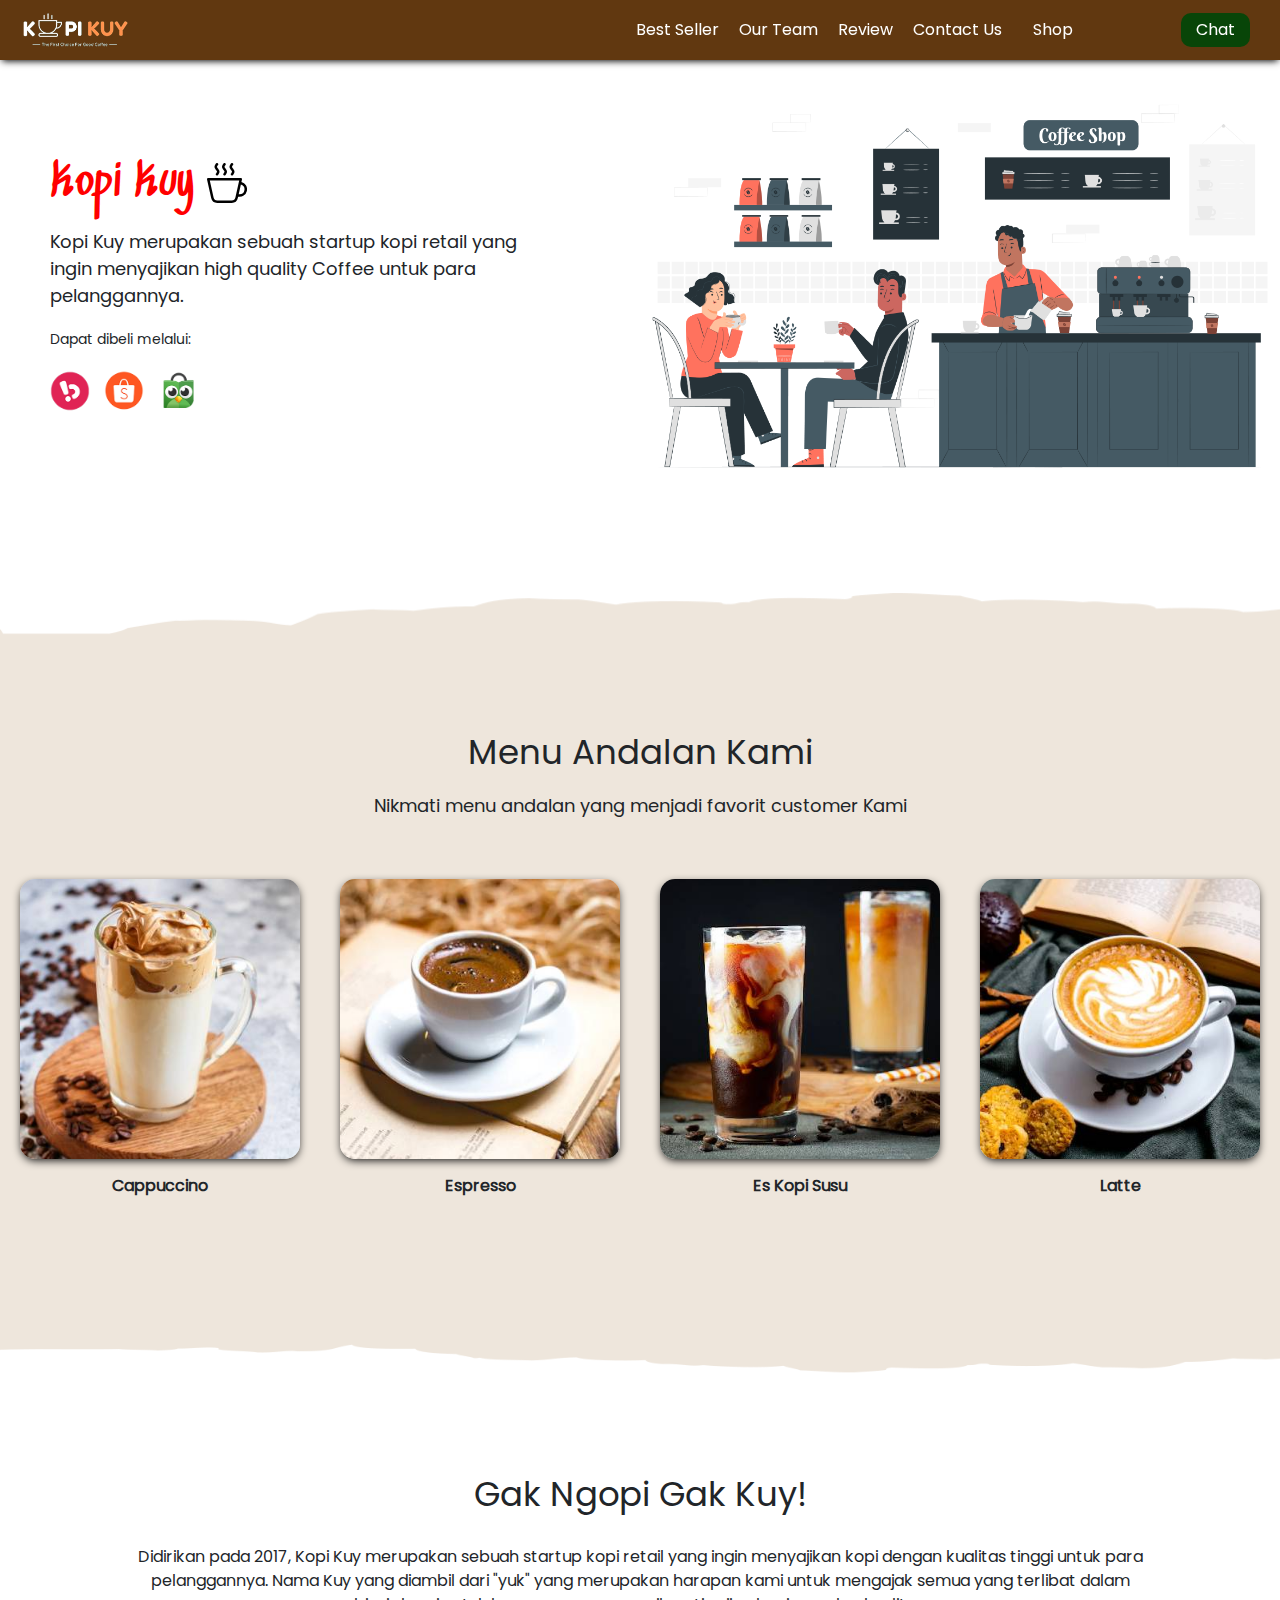
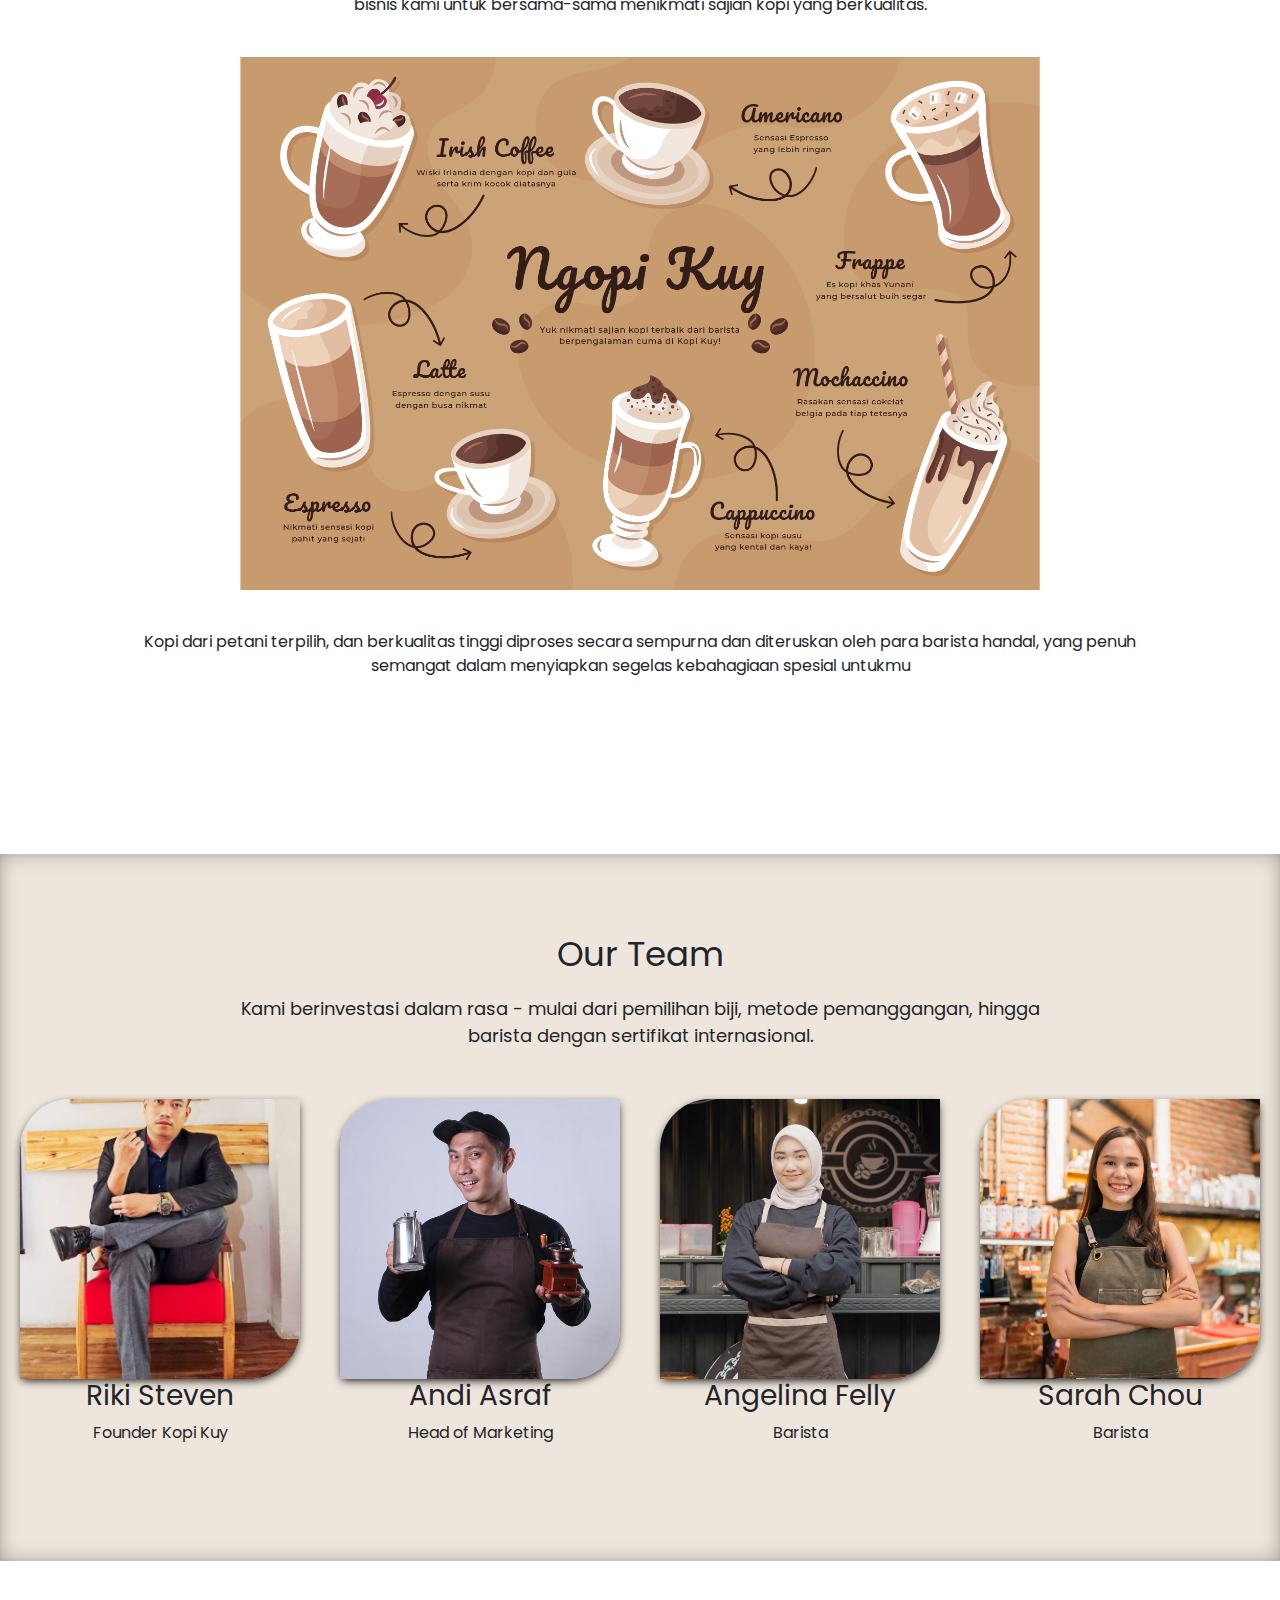
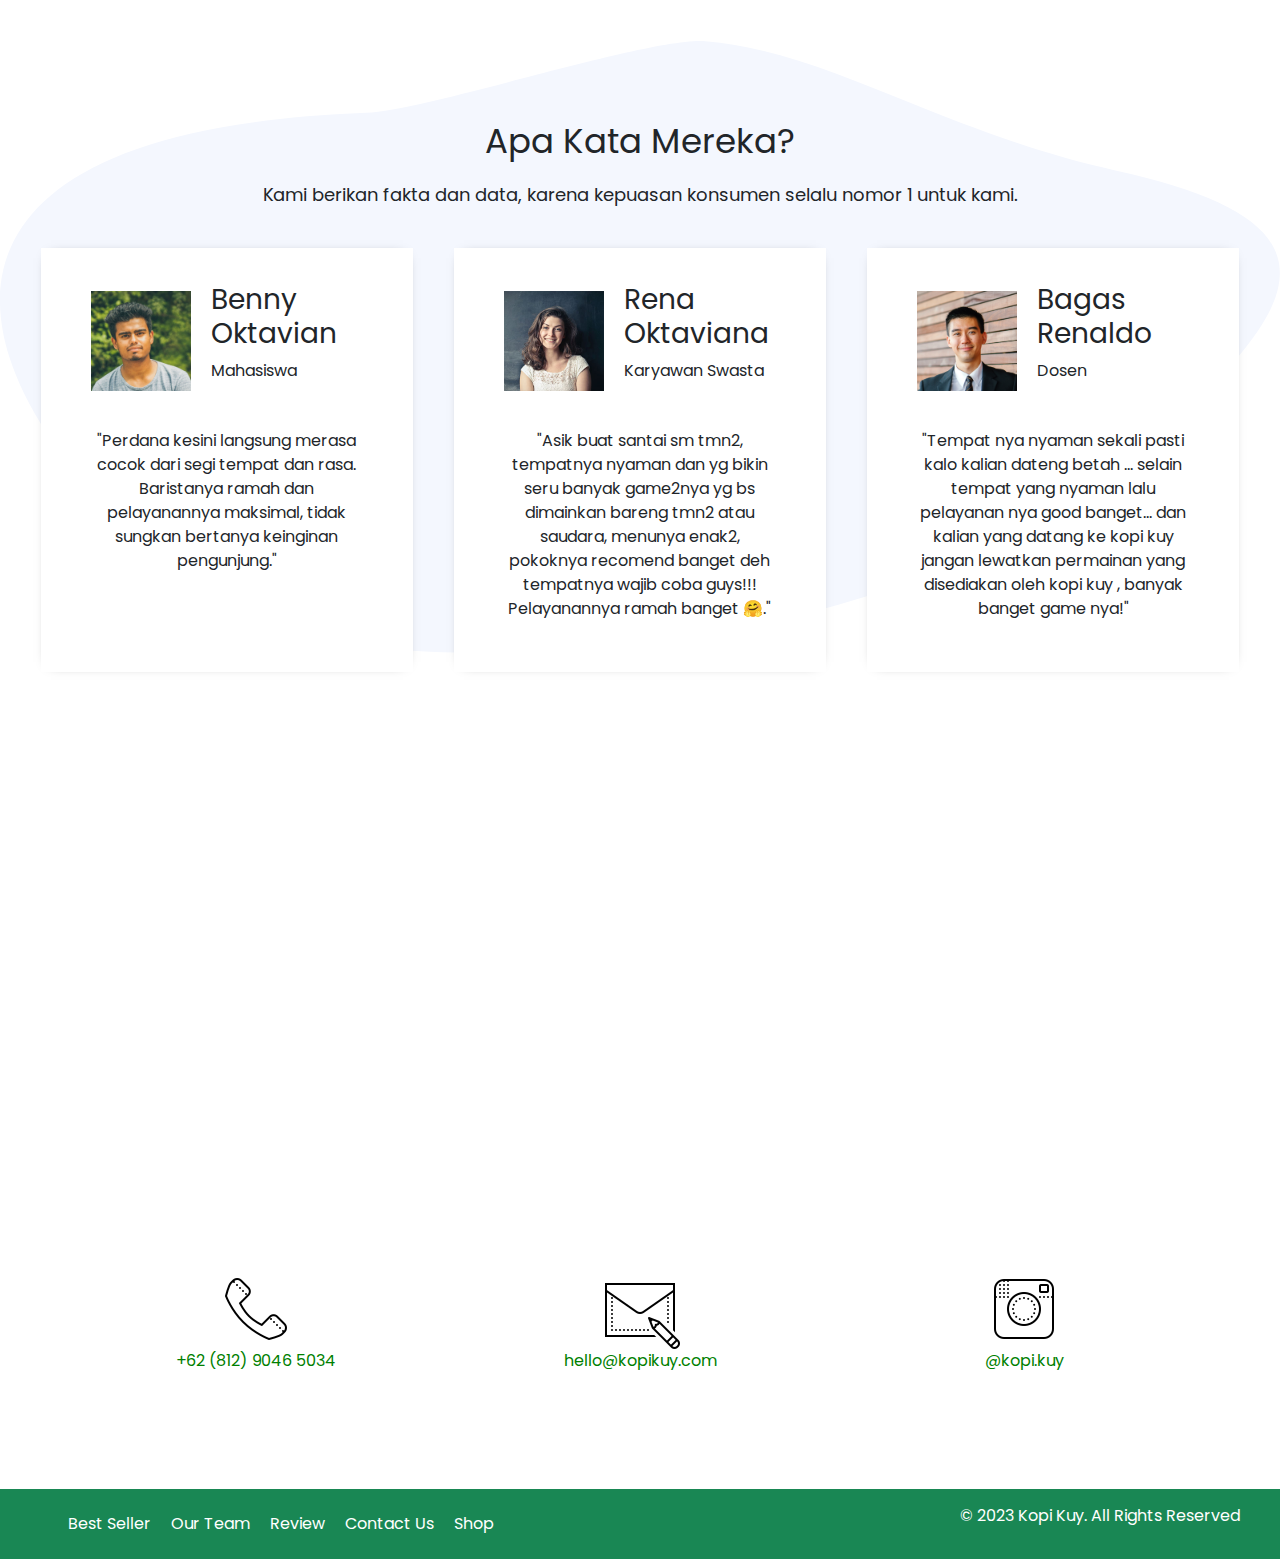
<file: index.html>
<!DOCTYPE html>
<html lang="id">

<head>
    <meta charset="UTF-8">
    <meta http-equiv="X-UA-Compatible" content="IE=edge">
    <meta name="viewport" content="width=device-width, initial-scale=1.0">
    <link rel="shortcut icon" href="images/favicon.ico" type="image/x-icon">
    <title>Website Kopi Kuy Yuk</title>

    <link rel="stylesheet" href="vendor/bootstrap/css/bootstrap.min.css">
    <link rel="stylesheet" href="css/style.css">

</head>

<body>
    <nav>
        <div class="baris">
            <img class="logo" src="images/logo/logo_kuy.png">
            <div class="navigasi">
                <a href="#best-seller">Best Seller</a>
                <a href="#our-team">Our Team</a>
                <a href="#review">Review</a>
                <a href="#contact-us">Contact Us</a>
            </div>
            <a class="shop" href="produk.html">Shop</a>
            <a class="chat" href="https://wa.me/nomor_hp_anda_pakai_62" target="_blank">Chat</a>
        </div>
    </nav>
    <!--Tulis Kode Di Bawah Sini-->

    <header>
        <div class="baris">
            <div class="col-kiri">
                <h1 class="judul-header">
                    Kopi Kuy
                    <img src="images/icon/icon_kopi.svg">
                </h1>
                <p class="subjudul-header">
                    Kopi Kuy merupakan sebuah startup kopi retail yang ingin menyajikan
                    high quality Coffee untuk para pelanggannya.
                </p>
                <p class="dapat-dibeli">
                    Dapat dibeli melalui:
                </p>
                <div class="olshop">
                    <img src="images/logo/logo_bukalapak.png" alt="">
                    <img src="images/logo/logo_shopee.png" alt="">
                    <img src="images/logo/logo_tokopedia.png" alt="">
                </div>
            </div>
            <img src="images/header/header3.png" class="col-kanan">
        </div>

    </header>

    <section class="best-seller" id="best-seller">
        <h2 class="judul-best-seller">
            Menu Andalan Kami
        </h2>
        <p class="subjudul-best-seller">
            Nikmati menu andalan yang menjadi favorit customer Kami
        </p>
        <div class="baris">
            <div class="col-produk">
                <img src="images/produk/product_capuchino.jpg" alt="">
                <p class="nama-produk">
                    Cappuccino
                </p>
            </div>
            <div class="col-produk">
                <img src="images/produk/product_espresso.jpg" alt="">
                <p class="nama-produk">
                    Espresso
                </p>
            </div>
            <div class="col-produk">
                <img src="images/produk/product_kopi_susu.jpg" alt="">
                <p class="nama-produk">
                    Es Kopi Susu
                </p>
            </div>
            <div class="col-produk">
                <img src="images/produk/product_latte.jpg" alt="">
                <p class="nama-produk">
                    Latte
                </p>
            </div>
        </div>
    </section>

    <section id="about-us" class="about-us">
        <h2 class="judul-about-us">Gak Ngopi Gak Kuy!</h2>
        <p class="tentang-about-us">
            Didirikan pada 2017, Kopi Kuy merupakan sebuah startup kopi retail yang ingin menyajikan kopi
            dengan kualitas tinggi
            untuk para pelanggannya. Nama Kuy yang diambil dari "yuk" yang merupakan harapan kami untuk
            mengajak semua yang terlibat dalam bisnis kami untuk bersama-sama menikmati sajian kopi yang
            berkualitas.
        </p>
        <img src="images/aset_kopi_jumbo.png">
        <p class="penjelasan-about-us">
            Kopi dari petani terpilih, dan berkualitas tinggi diproses secara sempurna dan diteruskan
            oleh para barista handal,
            yang penuh semangat dalam menyiapkan segelas kebahagiaan spesial untukmu
        </p>
    </section>

    <section class="our-team" id="our-team">
        <h2 class="judul-team">Our Team</h2>
        <p class="subjudul-team">Kami berinvestasi dalam rasa - mulai dari pemilihan biji, metode pemanggangan,
            hingga barista dengan sertifikat internasional. </p>

        <div class="baris">
            <div class="col-team">
                <img src="images/rikikurnia.jpg">
                <h3>Riki Steven</h3>
                <p>Founder Kopi Kuy</p>
            </div>
            <div class="col-team">
                <img src="images/team/team2.jpg">
                <h3>Andi Asraf</h3>
                <p>Head of Marketing</p>
            </div>

            <div class="col-team">
                <img src="images/team/team3.jpg">
                <h3>Angelina Felly</h3>
                <p>Barista</p>
            </div>

            <div class="col-team">
                <img src="images/team/team4.jpg">
                <h3>Sarah Chou</h3>
                <p>Barista</p>
            </div>
        </div>
    </section>

    <section id="review" class="review">
        <h2 class="judul-review">Apa Kata Mereka?</h2>

        <p class="subjudul-review">Kami berikan fakta dan data, karena kepuasan konsumen selalu nomor 1 untuk kami.</p>

        <div class="baris">
            <div class="col-review">
                <div class="profile">
                    <img src="images/customer/customer1.jpg">
                    <div class="nama-profile">
                        <h3>Benny Oktavian</h3>
                        <p>Mahasiswa</p>
                    </div>
                </div>
                <p class="testimoni">"Perdana kesini langsung merasa cocok dari segi tempat dan rasa. Baristanya ramah
                    dan pelayanannya maksimal, tidak sungkan bertanya keinginan pengunjung."</p>
            </div>
            <div class="col-review">
                <div class="profile">
                    <img src="images/customer/customer2.jpg">
                    <div class="nama-profile">
                        <h3>Rena Oktaviana</h3>
                        <p>Karyawan Swasta</p>
                    </div>
                </div>
                <p class="testimoni">"Asik buat santai sm tmn2, tempatnya nyaman dan yg bikin seru banyak game2nya yg bs
                    dimainkan bareng tmn2 atau saudara, menunya enak2, pokoknya recomend banget deh
                    tempatnya wajib coba guys!!! Pelayanannya ramah banget 🤗."</p>
            </div>
            <div class="col-review">
                <div class="profile">
                    <img src="images/customer/customer3.jpg">
                    <div class="nama-profile">
                        <h3>Bagas Renaldo</h3>
                        <p>Dosen</p>
                    </div>
                </div>
                <p class="testimoni">"Tempat nya nyaman sekali pasti kalo kalian dateng betah ... selain tempat yang
                    nyaman lalu pelayanan nya good banget... dan kalian yang datang ke kopi kuy jangan
                    lewatkan permainan yang disediakan oleh kopi kuy , banyak banget game nya!"</p>
            </div>
        </div>
    </section>

    <section class="contact-us" id="contact-us">
        <iframe
            src="https://www.google.com/maps/embed?pb=!1m14!1m8!1m3!1d7932.741866032694!2d106.668581!3d-6.214715!3m2!1i1024!2i768!4f13.1!3m3!1m2!1s0x2e69f9912c7f297b%3A0xe5a3a671dae861ab!2sKopi%20kuy!5e0!3m2!1sid!2sid!4v1680617229460!5m2!1sid!2sid"
            width="100%" height="300" style="border:0;" allowfullscreen="" loading="lazy"
            referrerpolicy="no-referrer-when-downgrade"></iframe>
        <div class="baris">
            <div class="col-kontak">
                <img src="images/icon/icon_phone.png">
                <p>+62 (812) 9046 5034</p>
            </div>
            <div class="col-kontak">
                <img src="images/icon/icon_mail.png">
                <p>hello@kopikuy.com</p>
            </div>
            <div class="col-kontak">
                <img src="images/icon/icon_instagram.png">
                <a href="https://instagram.com" role="button">
                    <p>@kopi.kuy</p>
                </a>
            </div>
        </div>
    </section>

    <footer>
        <div class="baris">
            <div class="navigasi">
                <a href="#best-seller">Best Seller</a>
                <a href="#our-team">Our Team</a>
                <a href="#review">Review</a>
                <a href="#contact-us">Contact Us</a>
                <a href="produk.html">Shop</a>
            </div>
            <p class="copyright">© 2023 Kopi Kuy. All Rights Reserved</p>
        </div>
    </footer>


    <!--Kode Selesai-->
</body>

</html>
</file>
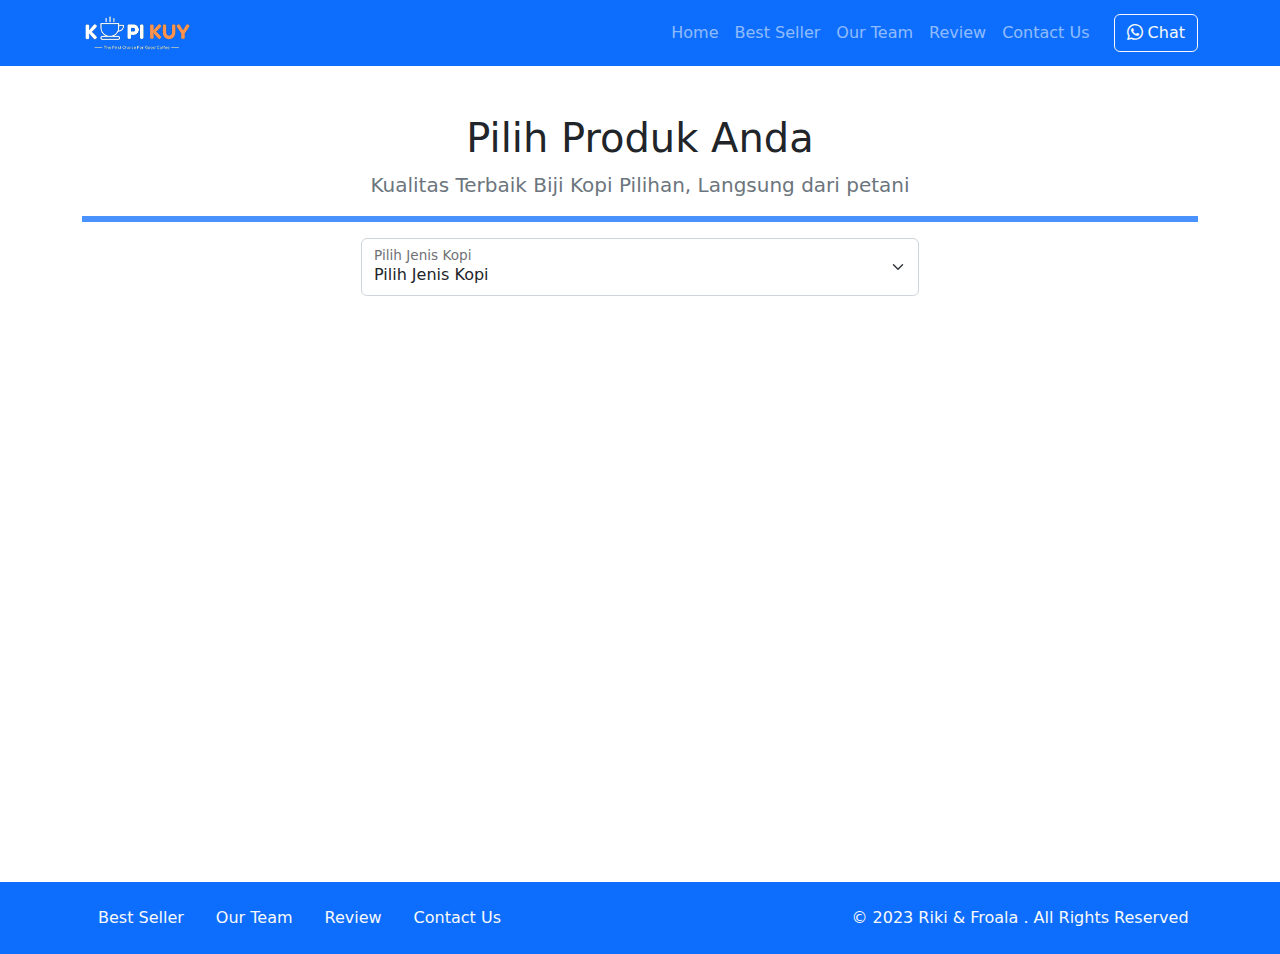
<file: produk.html>
<!DOCTYPE html>
<html lang="id">

<head>
    <meta charset="UTF-8">
    <meta http-equiv="X-UA-Compatible" content="IE=edge">
    <meta name="viewport" content="width=device-width, initial-scale=1.0">
    <link rel="shortcut icon" href="images/favicon/favicon.ico" type="image/x-icon">
    <title>Produk</title>
    <link rel="shortcut icon" href="images/favicon.ico" type="image/x-icon">

    <link rel="stylesheet" href="vendor/bootstrap/css/bootstrap.min.css">
    <link rel="stylesheet" href="vendor/bootsrap-icon/bootstrap-icons.css">
    <script src="vendor/bootstrap/js/bootstrap.bundle.min.js"></script>
    <script src="js/jquery-3.6.3.min.js"></script>

    <style>
        section {
            min-height: 80vh;
        }

        nav {
            background-color: rgb(6, 94, 67);
        }

        .bg-cokelat {
            background-color: rgb(138, 62, 12);
        }

        .border-cokelat {
            border-color: rgb(138, 62, 12) !important;
        }

        .card img {
            height: 250px;
            object-fit: cover;
        }

        .card h5.card-title {
            height: 50px;
        }
    </style>


</head>

<body>

    <nav class="navbar bg-primary navbar-dark navbar-expand-lg bisadicopy">
        <div class="container">
            <a class="navbar-brand" href="https://www.rikikurnia.com">
                <img src="images/logo/logo_kuy.png" height="40" alt="image">
            </a>
            <button class="navbar-toggler" type="button" data-bs-toggle="collapse" data-bs-target="#navbarNav11"
                aria-controls="navbarNav11" aria-expanded="false" aria-label="Toggle navigation">
                <span class="navbar-toggler-icon"></span>
            </button>
            <div class="collapse navbar-collapse" id="navbarNav11">
                <ul class="navbar-nav ms-auto">
                    <li class="nav-item active">
                        <a class="nav-link" href="#">Home</a>
                    </li>
                    <li class="nav-item">
                        <a class="nav-link" href="index.html#best-seller">Best Seller</a>
                    </li>
                    <li class="nav-item">
                        <a class="nav-link" href="index.html#our-team">Our Team</a>
                    </li>
                    <li class="nav-item">
                        <a class="nav-link" href="index.html#review">Review</a>
                    </li>
                    <li class="nav-item">
                        <a class="nav-link" href="index.html#contact-us">Contact Us</a>
                    </li>
                </ul>
                <a class="btn btn-outline-light ms-md-3" href="https://wa.me/6281290465035">
                    <i class="bi bi-whatsapp"></i>
                    Chat
                </a>
            </div>
        </div>
    </nav>

    <section class="produk">
        <div class="container">
            <h1 class="mt-5 text-center">Pilih Produk Anda</h1>
            <p class="text-center fs-5 text-secondary">Kualitas Terbaik Biji Kopi Pilihan, Langsung dari petani</p>
            <hr class="border border-primary border-3 opacity-75">

            <div class="form-floating w-50 mx-auto">
                <select class="form-select" id="select_kopi" aria-label="Floating label select example">
                    <option selected disabled>Pilih Jenis Kopi</option>
                    <option value="arabica">Arabica</option>
                    <option value="robusta">Robusta</option>
                </select>
                <label for="select_kopi">Pilih Jenis Kopi</label>
            </div>

            <div class="row justify-content-center" id="baris_produk">


            </div>

        </div>
    </section>



    <footer class="riki-block footer-small bg-primary mt-5 py-3 text-light">
        <div class="container">
            <div class="row align-items-center">
                <div class="col-12 col-md-8">
                    <ul class="nav justify-content-center justify-content-md-start">
                        <li class="nav-item">
                            <a class="text-light nav-link" href="index.html#best-seller">Best Seller</a>
                        </li>
                        <li class="nav-item">
                            <a class="text-light nav-link" href="index.html#our-team">Our Team</a>
                        </li>
                        <li class="nav-item">
                            <a class="text-light nav-link" href="index.html#review">Review</a>
                        </li>
                        <li class="nav-item">
                            <a class="text-light nav-link" href="index.html#contact-us">Contact Us</a>
                        </li>
                    </ul>
                </div>

                <div class="col-12 col-md-4 mt-4 mt-md-0 text-center text-md-right">
                    &copy; 2023 Riki &amp; Froala . All Rights Reserved
                </div>
            </div>
        </div>
    </footer>

    <script>

        var json = "https://rikikurnia.com/prakerja/api/kopi"
        var json2 = "data.json"

        select_kopi.onchange = function () {
            var pilihan = this.value
            var isi_html = ""

            $.getJSON(json2).then(function (data) {
                var data_kopi = data[pilihan]
                console.log(data_kopi)
                data_kopi.forEach(kopi => {
                    isi_html += `<div class="col-12 col-md-3 col-lg-3">
                    <div class="card mt-4 mx-auto text-center">
                        <img src="${kopi.foto}"
                            class="card-img-top" alt="...">
                        <div class="card-body">
                            <h5 class="card-title">${kopi.nama}</h5>
                            <div class="row py-3">
                                <div class="col">
                                    ${kopi.size}
                                </div>
                                <div class="col text-primary fw-bold">
                                    ${kopi.harga}
                                </div>
                            </div>
                            <a href="${kopi.link}"
                                class="btn btn-success w-100">
                                <i class="bi bi-cart-check"></i>
                                Beli
                            </a>
                        </div>
                    </div>
                </div>`
                })

                baris_produk.innerHTML = isi_html
            })
        }

    </script>
</body>

</html>
</file>
<file: css/style.css>
/* Pengaturan Global */
@import url('https://fonts.googleapis.com/css2?family=Sedgwick+Ave+Display&display=swap');

/* Mendaftarkan font ke dalam CSS, dan memberi nama family */
@font-face {
   font-family: 'Poppins';
   src: url(../fonts/poppins.woff2);
}

* {
   box-sizing: border-box;
   margin: 0;
   padding: 0;
}

html {
   /* agar scroll ketika klik pada navigasi menjadi halus */
   scroll-behavior: smooth;
}

body {
   /* mendaftarkan semua teks pada body menjadi family Poppins */
   font-family: 'Poppins';
}

h1 {
   font-family: 'Sedgwick Ave Display', cursive;
}

a {
   /* menghilangkan garis bawah pada link */
   text-decoration: none;

   /* menghilangkan warna bawaan pada link */
   color: unset;
}

h2 {
   /* mengatur ukuran huruf ke 34 pixel */
   font-size: 34px;
}

img {
   /* 
      mengatur agar semua elemen img memiliki panjang maksimal 100% agar
      tidak besar gambar tidak melebihi layar ataupun pembungkus
   */
   max-width: 100%;
}

/* Navigasi */

nav {
   /* background-color mengatur warna latar belakang */
   background-color: red;

   /* penulisan 2 background-color seperti ini akan mengabaikan penulisan sebelumnya */
   background-color: #198754;

   /* box-shadow membuat efek bayangan */
   box-shadow: 0 3px 7px -2px #000;

   /* width mengatur panjang elemen */
   width: 100%;
   padding-top: 10px;
   padding-bottom: 10px;

   /* position mengatur posisi elemen, static untuk biasa, fixed untuk efek menempel */
   position: fixed;

   /* Nilai z-index semakin besar, maka elemen akan semakin di depan */
   z-index: 500;

}

/* 
   PERHATIKAN bahwa dalam mengatur elemen, nama elemen langsung ditulis
   sedangkan untuk mengatur class, dibutuhkan tanda titik (.) terlebih dulu
   img {} berarti elemen dengan tag img, 
   sedangkan .img artinya elemen dengan kelas img   
*/

.baris {
   /* 
      display: flex memiliki pengaturan yang dapat mengatur agar elemen
      di dalamnya memiliki ukuran yang fleksibel
   */
   display: flex;

   /* 
      align-items: center mengatur elemen di dalamnya rata tengah vertikal
   */
   align-items: center;

   /* 
      justify-content: center mengatur elemen di dalamnya rata tengah horizontal
   */
   justify-content: center;

   /* 
      flex-wrap: wrap mengatur agar jika panjang elemen berlebih, maka elemen
      akan otomatis diletakan di baris baru
   */
   flex-wrap: wrap;
}

section {
   /* text-align mengatur rata tulisan, bisa bernilai: left, right, center, justify */
   text-align: center;
}

.logo {
   /* height mengatur tinggi elemen */
   height: 40px;
   margin-left: 20px;
}

.navigasi {
   margin-left: auto;
   margin-right: 15px;
}

.navigasi a,
.shop {
   color: #fff;
   padding-left: 8px;
   padding-right: 8px;
}

.shop {
   margin-right: 100px;
}

.chat {
   margin-right: 30px;
   background-color: rgb(8, 69, 8);
   color: #fff;
   padding-top: 5px;
   padding-right: 15px;
   padding-bottom: 5px;
   padding-left: 15px;
   border-radius: 10px;
}


/* HEADER */


header,
section {
   /*
    padding mengatur jarak ke dalam
    pada padding dan margin ditambahkan top / right / bottom / top 
    untuk mengatur jarak masing-masing 
   */
   padding-top: 80px;
   padding-bottom: 80px;

   /* margin mengatur jarak ke luar */
   margin-bottom: 80px;
}

/* penulisan CSS dapat digabung dengan beberapa elemen */
.col-kiri,
.col-kanan {
   /* width mengatur panjang elemen. 50% artinya setengah ukuran pembungkus */
   width: 50%;
}

.col-kiri {
   padding-left: 50px;
   padding-right: 120px;
}

.judul-header {
   margin-bottom: 20px;
   color: red;
}

.subjudul-header {
   /* font-size digunakan untuk mengatur ukuran huruf */
   font-size: 18px;
}

.dapat-dibeli {
   margin-top: 20px;
   margin-bottom: 20px;
   font-size: 14px;
}

.olshop img {
   width: 40px;

   /* height digunakan untuk mengatur tinggi elemen */
   height: auto;
   margin-right: 10px;
}

/* Best Seller */

.best-seller {
   position: relative;

   /* background-color mengatur warna latar belakang elemen */
   background-color: #EEE6DC;
}

/* 
terkait position, after, dan before memerlukan pemahaman mendalam
terkait layout pada CSS untuk dapat memahami secara penuh 
*/

.best-seller::before,
.best-seller::after {
   position: absolute;
   content: "";
   width: 100%;
   height: 76px;

   /* background-image untuk menambahkan gambar sebagai background */
   background-image: url(../images/garis-atas.png);

   /*background-size agar gambar latar menyesuaikan tinggi / panjang elemen */
   background-size: cover;

   top: -60px;
   left: 0;
}

.best-seller::after {
   height: 60px;
   background-image: url(../images/garis-bawah.png);
   top: unset;
   bottom: -60px;
}

.judul-best-seller {
   margin-bottom: 20px;
}

.judul-best-seller:hover {
   color: red;
}

.subjudul-best-seller {
   font-size: 18px;
   margin-bottom: 40px;
}

.col-produk {
   /* 
      Penulisan padding dan margin seperti padding:20px ini penulisan singkat 
      yang berarti top, right, bottom, left nilainya sama, yaitu 20px 
   */
   padding: 20px;
   width: 25%;
}

.col-produk img {
   /* transition membuat animasi transisi dari perubahan style, 0.3s berarti 0.3 detik */
   transition: all 0.3s ease;

   /* border-radius  Membuat sudut membulat */
   border-radius: 15px;

   /* box-shadow membuat efek bayangan */
   box-shadow: 0 3px 10px -2px #000;
}

/* :hover akan dijalankan saat mouse ada di atas elemen */
.col-produk img:hover {

   /* membuat transformasi, bisa berupa scale(1.05), rotate(180deg), translateY(-50px), dsb */
   transform: rotate(360deg);
   border-radius: 50%;
}

.nama-produk {
   margin-top: 15px;
   font-weight: bold;
}

/* About US */

.about-us {
   /* max-width: 80%; mengatur panjang maksimal elemen tidak boleh melebihi 80% layar */
   max-width: 80%;

   /* margin-left dan margin-right auto akan membuat posisi elemen berada di tengah */
   margin-left: auto;
   margin-right: auto;
}

.judul-about-us {
   margin-bottom: 30px;
}

/* 
   penulisan .about-us img {} berarti mengatur elemen img 
   yang ada di dalam elemen dengan kelas about-us 
   harap perhatikan .about-us dan image dipisahkan spasi
   penulisan class diawali titik (.) penulisan elemen tidak
*/
.about-us img {
   /* 
      Penulisan width: 800px dan max-width: 100% mengatur agar
      elemen memiliki panjang 800px namun tidak boleh melebihi 100% ukuran layar
   */
   width: 800px;
   max-width: 100%;
}

.tentang-about-us {
   margin-bottom: 40px;
}

.penjelasan-about-us {
   margin-top: 40px;
}

/* OUR TEAM */

.our-team {
   background-color: #EEE6DC;
   box-shadow: inset 0px 0px 23px -6px #707070;
}

.judul-team {
   margin-bottom: 20px;
}

.subjudul-team {
   margin-bottom: 30px;
   font-size: 18px;
   width: 800px;
   max-width: 90%;
   margin-left: auto;
   margin-right: auto;
}

.col-team {
   width: 25%;
   padding: 20px;
}

.col-team img {
   box-shadow: 0 3px 10px -2px #000;
   border-radius: 50px 0px 50px 0px;
   aspect-ratio: 1/1;
   object-fit: cover;
}

/* REVIEW */

.review {
   background-image: url(../images/bg-review.svg);
   /* 
      background-size: contain;
      membuat gambar latar belakang tidak terpotong
   */
   background-size: contain;

   /* 
      background-repeat: no-repeat;
      membuat gambar latar belakang tidak diulang (duplikat)
   */
   background-repeat: no-repeat;
   padding-left: 20px;
   padding-right: 20px;
}

.judul-review {
   margin-bottom: 20px;
}

.subjudul-review {
   margin-bottom: 40px;
   font-size: 18px;
}

.review .baris {
   justify-content: space-around;
   /* align-items: stretch; membuat tinggi elemen di dalam .review .baris seragam */
   align-items: stretch;
}

.col-review {
   width: 30%;
   padding: 35px 50px;
   box-shadow: 0px 0px 12px -10px #000;
   background-color: #fff;
}

.profile {
   display: flex;
   margin-bottom: 30px;
   align-items: center;
}

/* mengatur elemen img yang ada di dalam class(.) profile */
.profile img {
   width: 100px;
   margin-right: 20px;
}

.profile .nama-profile {
   text-align: left;
}

/* CONTACT US */
.contact-us {
   margin-bottom: 20px;
}

.col-kontak {
   width: 30%;
   margin-top: 50px;
   /* color mengatur warna tulisan */
   color: green;
}

/* FOOTER */

footer {
   background-color: #198754;
   padding-top: 15px;
   padding-bottom: 15px;
   color: #fff;
   padding-right: 40px;
   padding-left: 40px;
}

footer .navigasi {
   margin-left: 20px;
   margin-right: auto;
}

nav {
   background-color: #613810;
}

@media (max-width:800px) {

   .navigasi {
      display: none;
   }

   .logo {
      margin-right: auto;
   }

   .shop {
      margin-right: 20px;
   }

   .col-kiri {
      padding-left: 20px;
      padding-right: 20px;
      text-align: center;
      padding-top: 40px;
   }

   .col-kiri,
   .col-kanan {
      width: 100%;
   }

   .col-produk,
   .col-team {
      width: 50%;
   }

   .col-review {
      width: 100%;
      margin-bottom: 40px;
   }

   .col-kontak {
      width: 50%;
   }

   .contact-us {
      padding-top: 0;
   }

   .review {
      margin-bottom: 0;
   }

}
</file>
